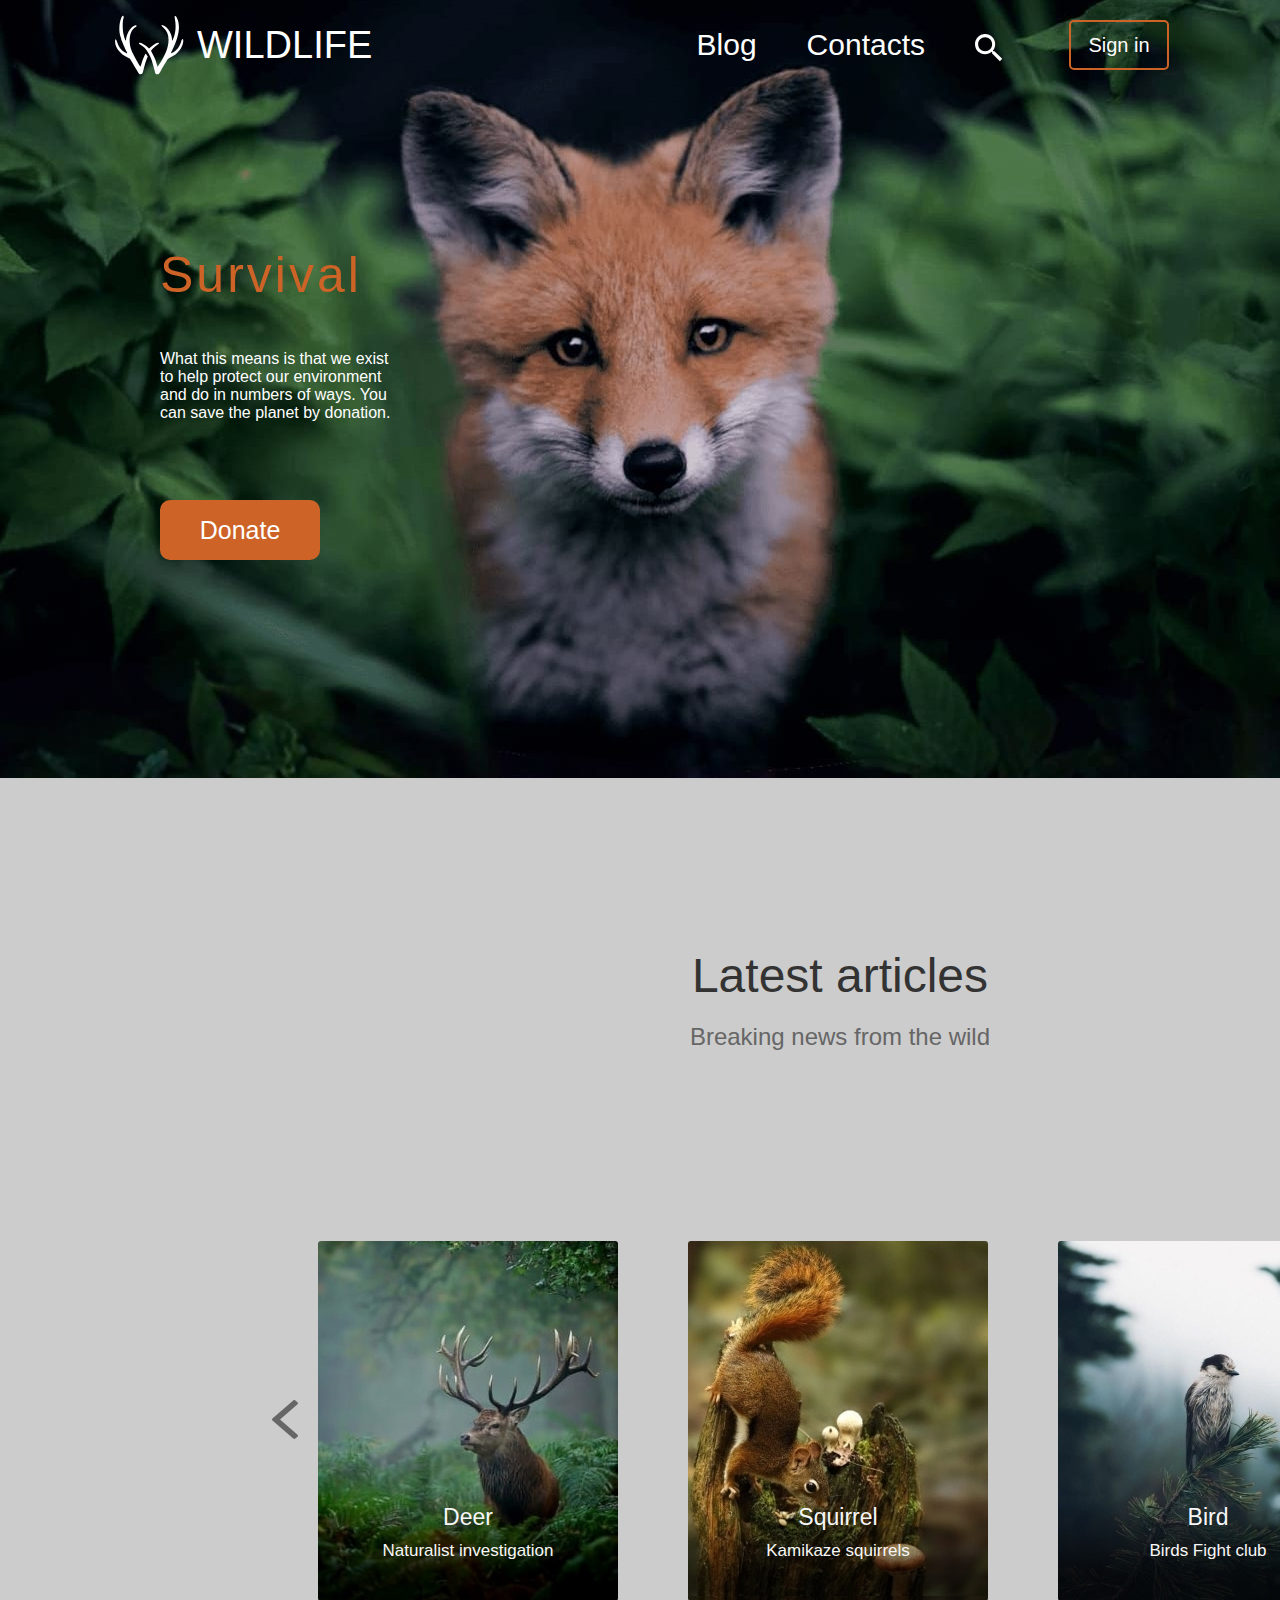
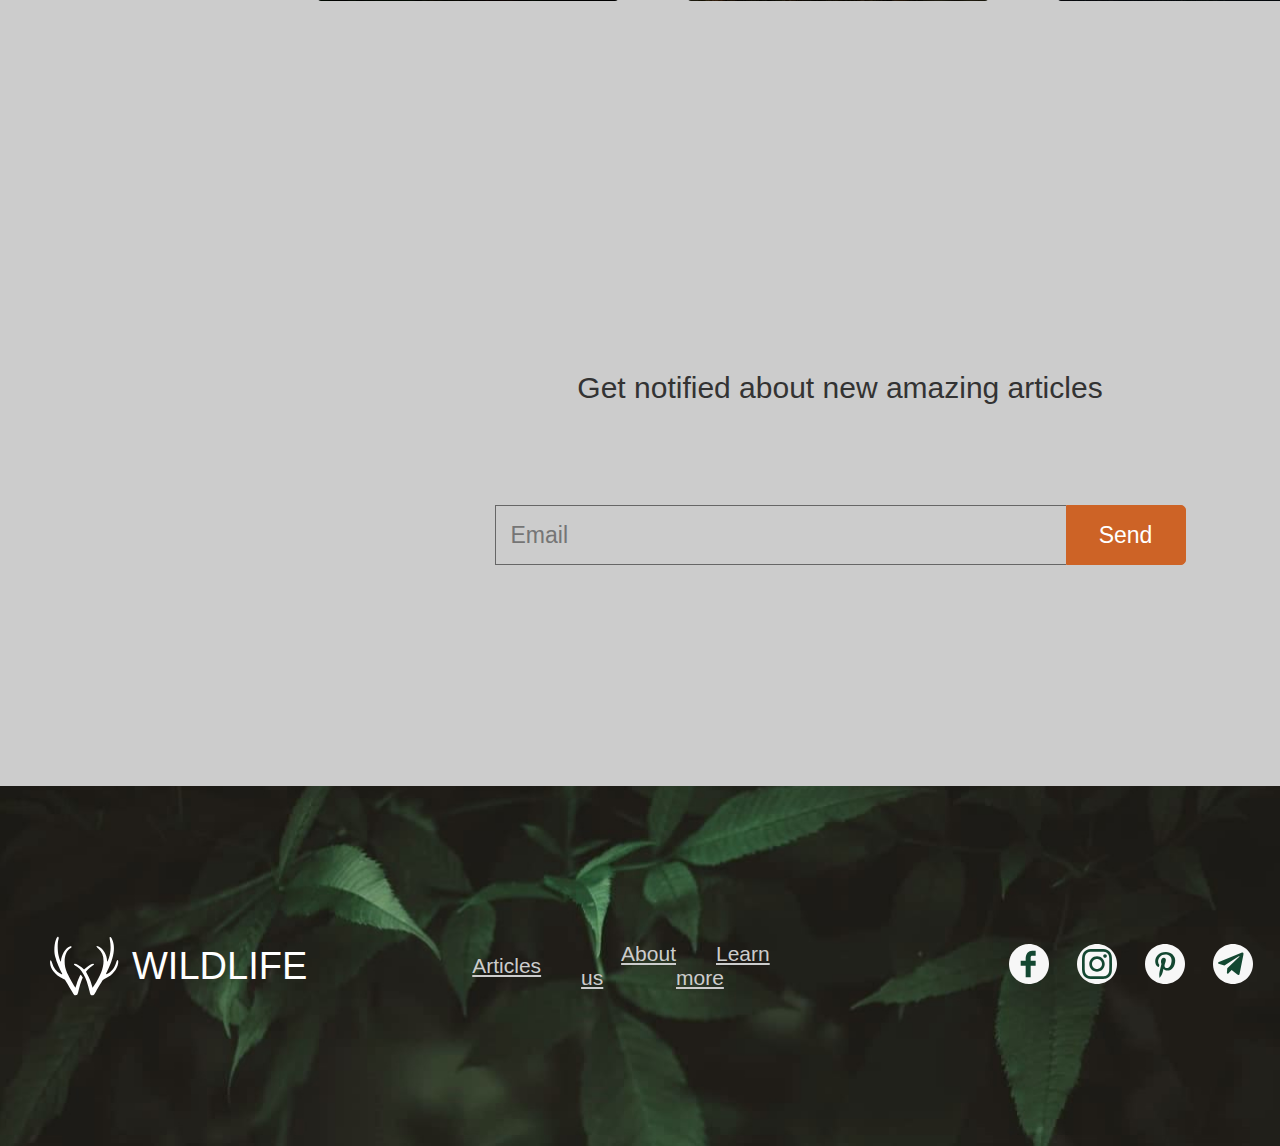
<file: articles-footer/index.html>
<!DOCTYPE html>
<html lang="en">
<head>
    <meta charset="UTF-8">
    <meta http-equiv="X-UA-Compatible" content="IE=edge">
    <meta name="viewport" content="width=device-width, initial-scale=1.0">
    <title>Wildlife</title>
    <link rel="stylesheet" href="style.css">
</head> 
<body>

    <header>
        <div class="logo">
            <img src="Images/logo.svg">
            <h1>Wildlife</h1>
        </div>

        <nav>
            <ul>
                <li><a href="" class="Link">Blog</a></li>
                <li><a href="" class="Link">Contacts</a></li>
                <li><a href=""><img src="Images/search.svg" class="Image"></a></li>
                <li><button class="Button">Sign in</button></li>
            </ul>
        </nav>
        
    </header>

    <section>
        <h2 class="survival">Survival</h2>
        <p class="surText">What this means is that we exist<br>to help protect our environment</br> and do in numbers of ways. You<br> can save the planet by donation.
        </p>
        <button class="surButton"><a href="">Donate</a>
        </button>
    </section>

    <main>
        <h2>Latest articles

        </h2>
        <p class="breakText">Breaking news from the wild

        </p>

        <div class="articlesImage">
            <button><img src="Images/Arrow_Left.svg">
            </button>
            
            <article class="deerImage">
                <h6>Deer</h6>
                <p>Naturalist investigation</p>
            </article>

            <article class="squirrelImage">
                <h6>Squirrel</h6>
                <p>Kamikaze squirrels</p>
            </article>

            <article class="birdImage">
                <h6>Bird</h6>
                <p>Birds Fight club</p>
            </article>

            <button><img src="Images/Arrow_Right.svg">
            </button>

        </div>

            <p class="getNotText">Get notified about new amazing articles

            </p>

            <form>
                <input class="textbottom"type="email"placeholder="Email"><input class="submitButton"type="submit"value="Send">
            </form>
    
    </main>

    <footer>
        <div class="logo">
            <img src="Images/logo.svg">
            <h1>Wildlife
            </h1>
        </div>

        <nav>
            <ul>
                <li><a href=""class="navLink">Articles
                </a>
                </li>

                <li><a href=""class="navLink">About us
                </a>
                </li>

                <li><a href=""class="navLink">Learn more
                </a>
                </li>
            </ul>
        </nav>

        <nav class="icons">
            <ul>
                <li><a href="https://www.facebook.com/"class="navIcon"><img src="Images/Facebook.svg">
                </a>
                </li>

                <li><a href="https://www.instagram.com/"class="navIcon"><img src="Images/Instagram.svg">
                </a>
                </li>

                <li><a href="https://www.pinterest.com/"class="navIcon"><img src="Images/Pinterest.svg">
                </a>
                </li>

                <li><a href="https://www.telegram.org/"class="navIcon"><img src="Images/Telegram.svg">
                </a>
                </li>

            </ul>
        </nav>
    </footer>

</body>
</html>
</file>
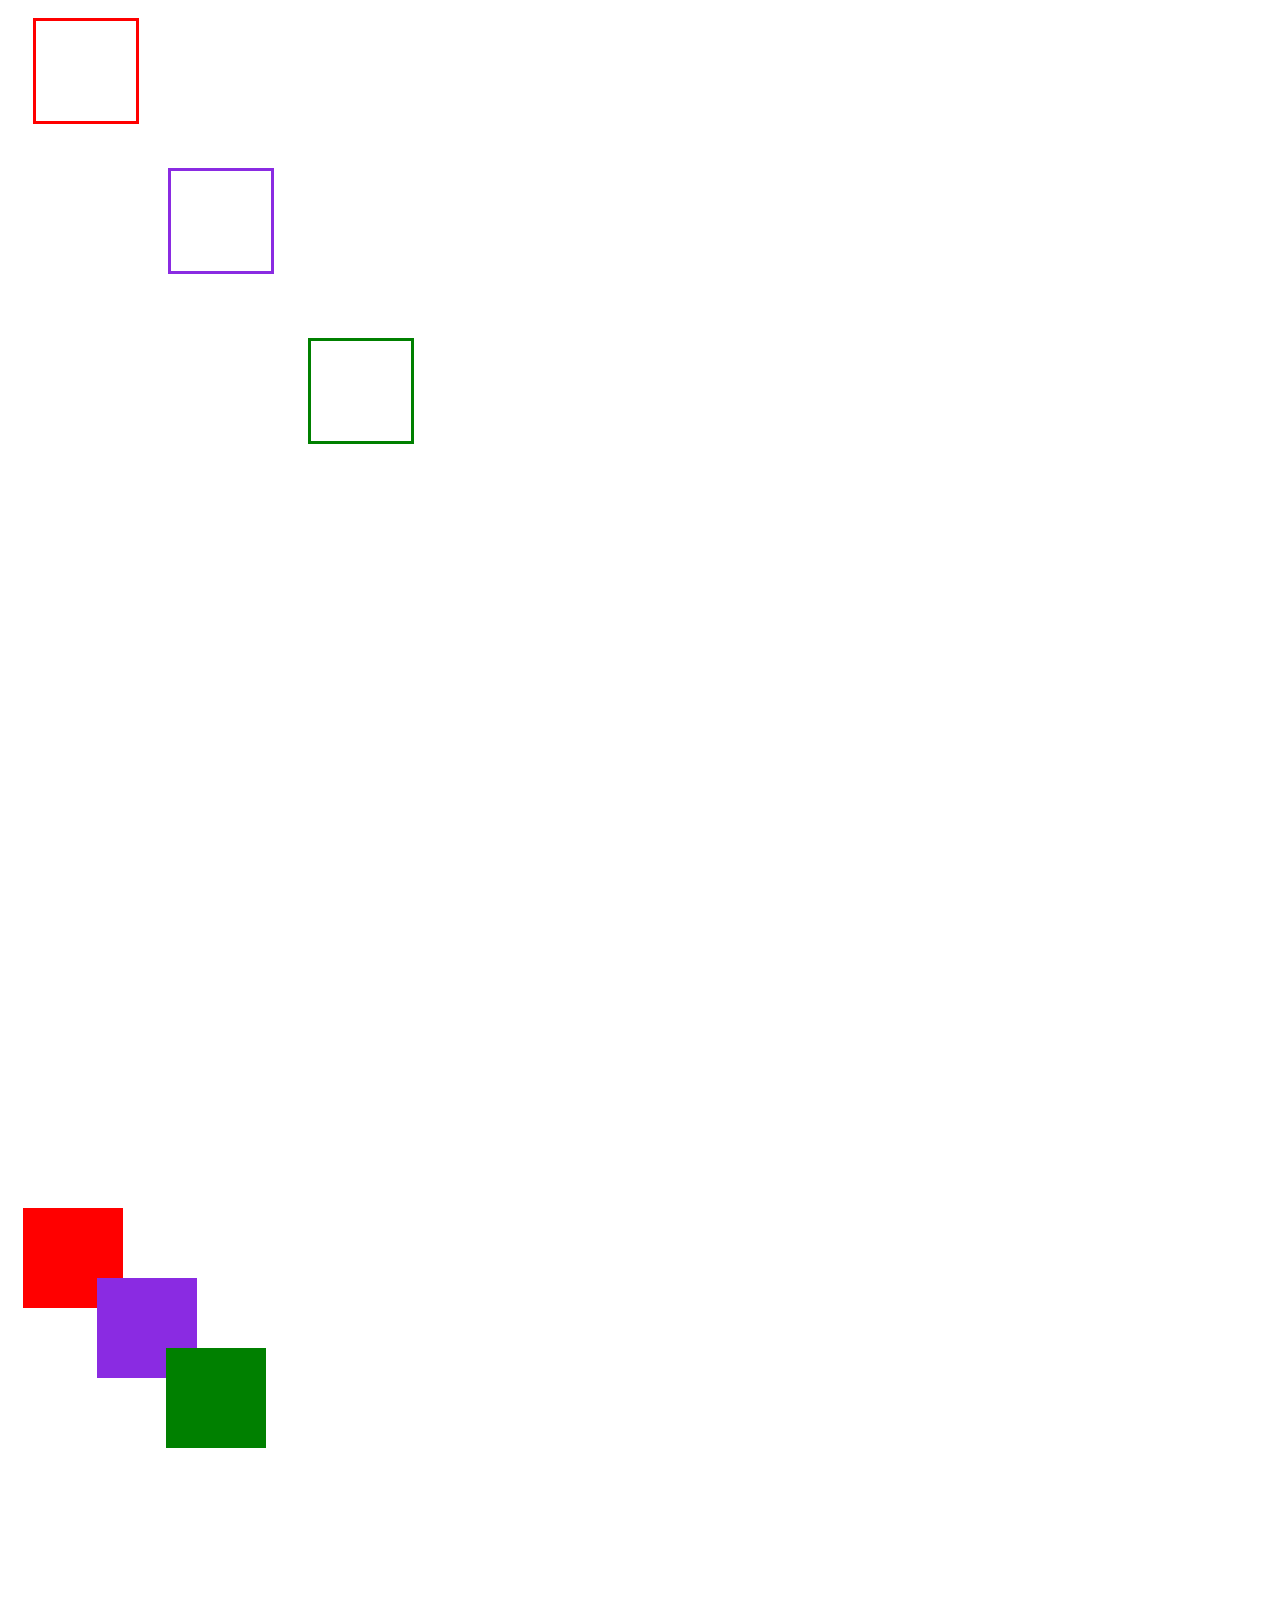
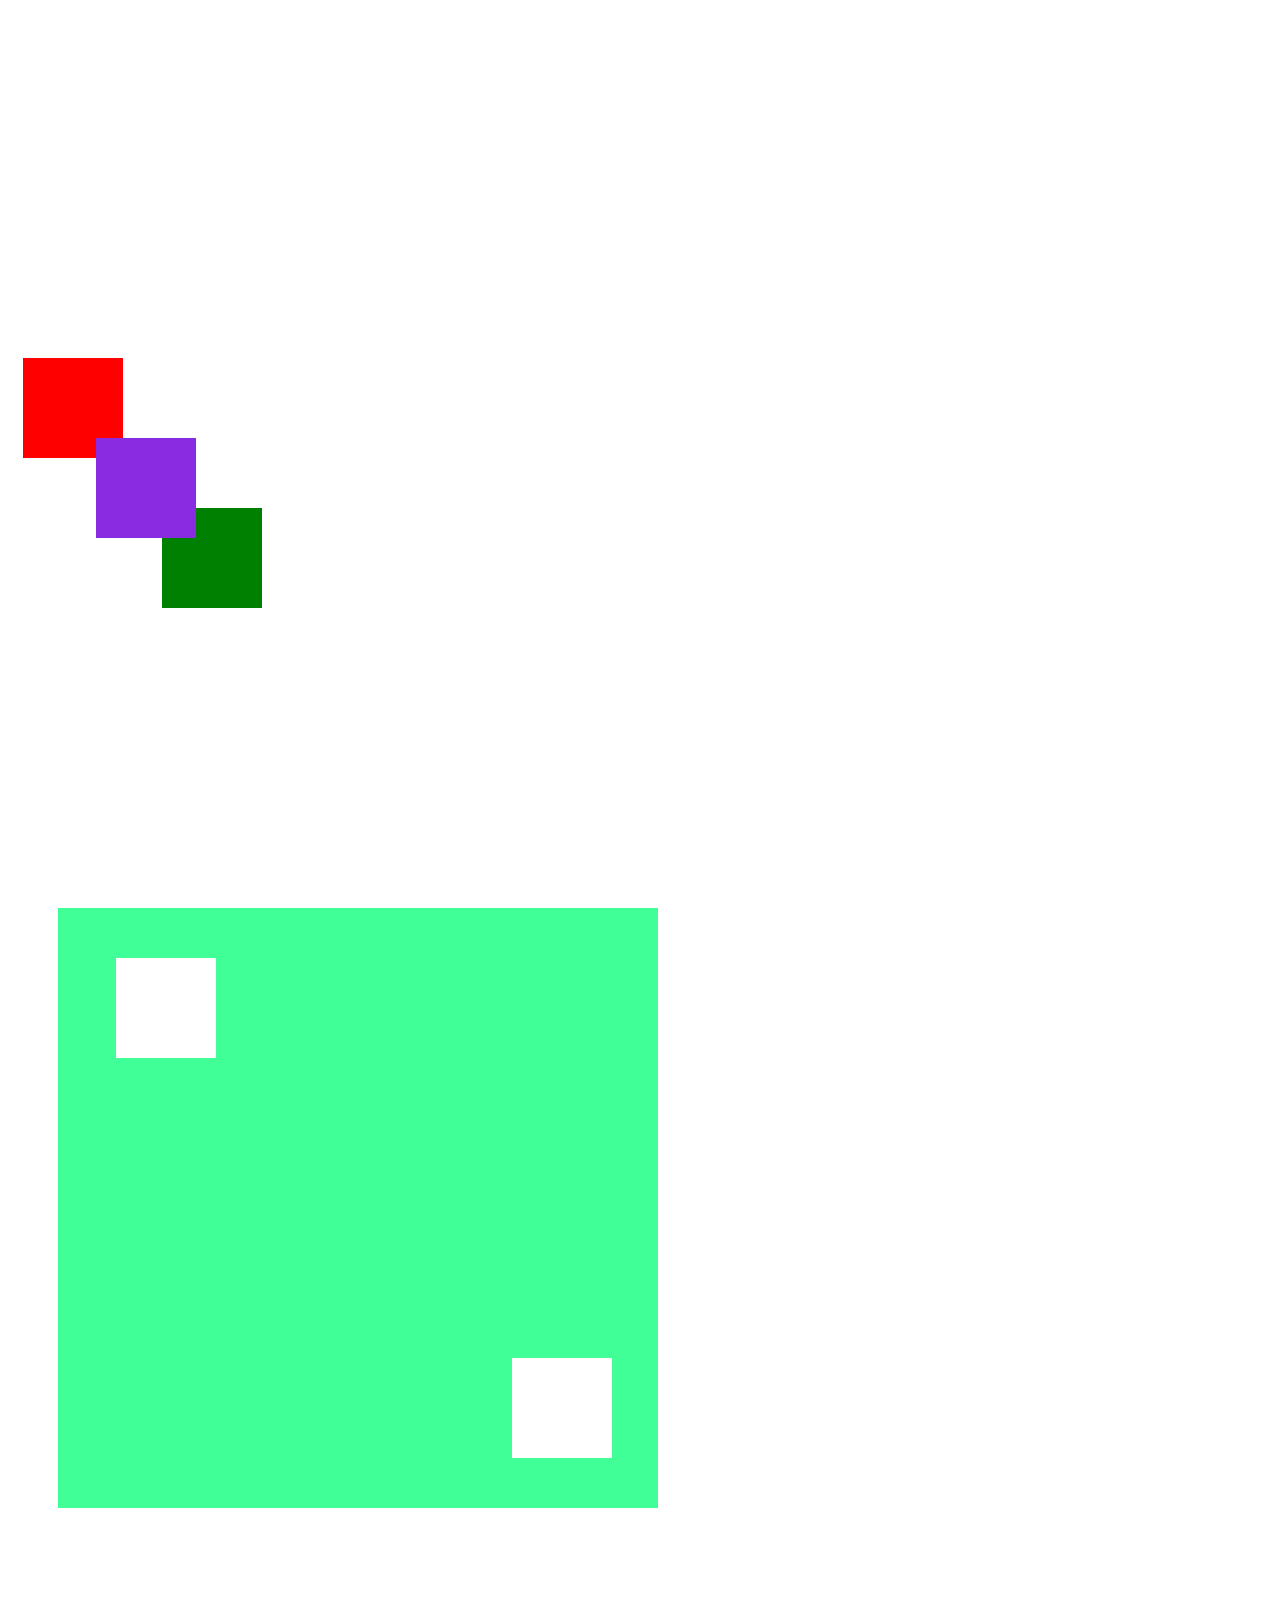
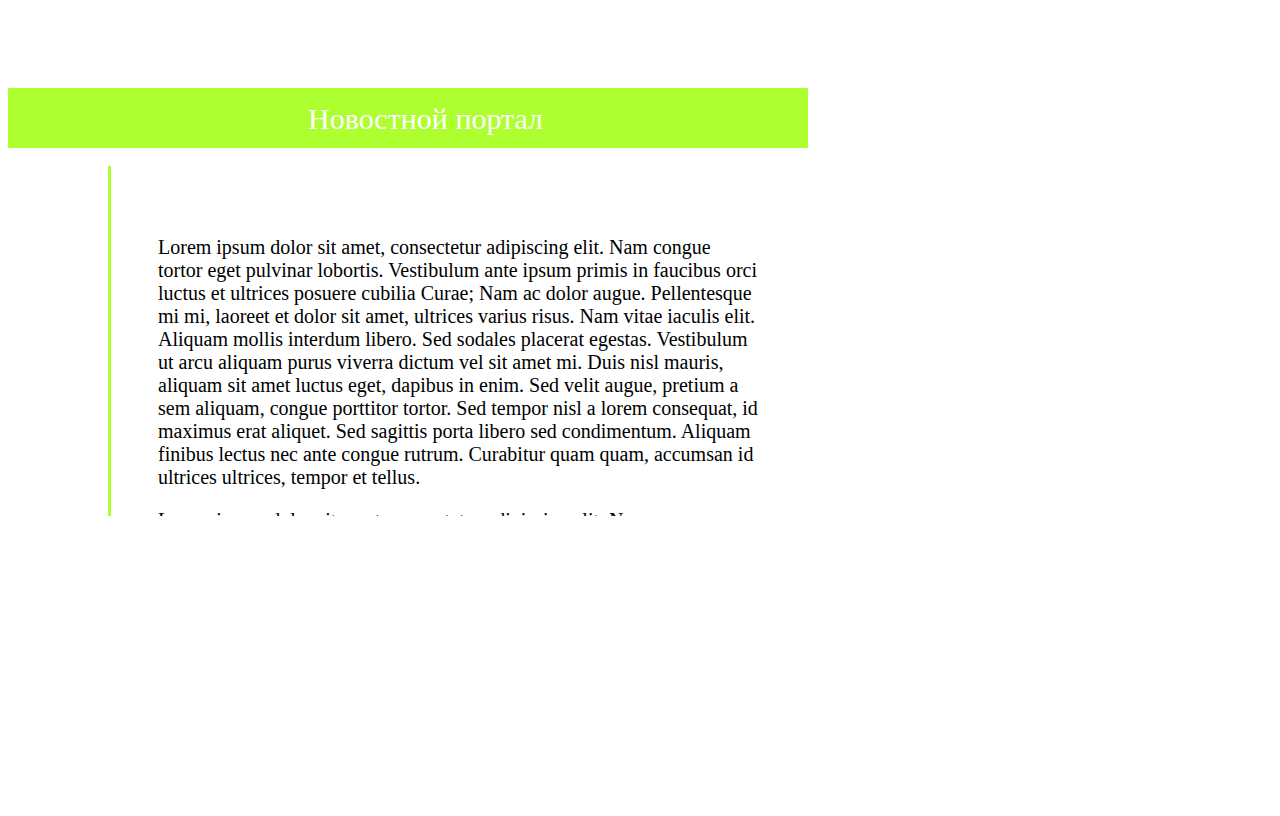
<file: position/index.html>
<!DOCTYPE html>
<html lang="en">
<head>
    <meta charset="UTF-8">
    <meta http-equiv="X-UA-Compatible" content="IE=edge">
    <meta name="viewport" content="width=device-width, initial-scale=1.0">
    <title>Position</title>
    <link rel="stylesheet" href="./style.css">
</head>
<body>
    
       <div class="boxone">
        <div class="box" id="one"></div>
        <div class="box" id="two"></div>
        <div class="box" id="three"></div>
        <div class="box" id="bwhite"></div>
       </div>

      <div class="boxtwo">
        <div class="box" id="four"></div>
        <div class="box" id="five"></div>
        <div class="box" id="six"></div>
      </div>

      <div class="boxthree">
        <div class="box" id="seven"></div>
        <div class="box" id="nine"></div>
        <div class="box" id="eight"></div>
      </div>

      <div class="boxfour">
        <div class="box" id="ten"></div>
        <div class="box" id="elv"></div>
        <div class="box" id="twel"></div>
      </div>

      <div class="boxfive">
        <div class="box" id="thirt"></div>
          <p class="positioned">
            Новостной портал
          </p>
        
            <div class="outer">
                
                <p>
                  Lorem ipsum dolor sit amet, consectetur adipiscing elit. Nam congue tortor eget pulvinar lobortis.
                  Vestibulum ante ipsum primis in faucibus orci luctus et ultrices posuere cubilia Curae; Nam ac dolor augue.
                  Pellentesque mi mi, laoreet et dolor sit amet, ultrices varius risus. Nam vitae iaculis elit.
                  Aliquam mollis interdum libero. Sed sodales placerat egestas. Vestibulum ut arcu aliquam purus viverra dictum vel sit amet mi.
                  Duis nisl mauris, aliquam sit amet luctus eget, dapibus in enim. Sed velit augue, pretium a sem aliquam, congue porttitor tortor.
                  Sed tempor nisl a lorem consequat, id maximus erat aliquet. Sed sagittis porta libero sed condimentum.
                  Aliquam finibus lectus nec ante congue rutrum. Curabitur quam quam, accumsan id ultrices ultrices, tempor et tellus.
                </p>
                <p>
                  Lorem ipsum dolor sit amet, consectetur adipiscing elit. Nam congue tortor eget pulvinar lobortis.
                  Vestibulum ante ipsum primis in faucibus orci luctus et ultrices posuere cubilia Curae; Nam ac dolor augue.
                  Pellentesque mi mi, laoreet et dolor sit amet, ultrices varius risus. Nam vitae iaculis elit.
                  Aliquam mollis interdum libero. Sed sodales placerat egestas. Vestibulum ut arcu aliquam purus viverra dictum vel sit amet mi.
                  Duis nisl mauris, aliquam sit amet luctus eget, dapibus in enim. Sed velit augue, pretium a sem aliquam, congue porttitor tortor.
                  Sed tempor nisl a lorem consequat, id maximus erat aliquet. Sed sagittis porta libero sed condimentum.
                  Aliquam finibus lectus nec ante congue rutrum. Curabitur quam quam, accumsan id ultrices ultrices, tempor et tellus.
                </p>
                <p>
                  Lorem ipsum dolor sit amet, consectetur adipiscing elit. Nam congue tortor eget pulvinar lobortis.
                  Vestibulum ante ipsum primis in faucibus orci luctus et ultrices posuere cubilia Curae; Nam ac dolor augue.
                  Pellentesque mi mi, laoreet et dolor sit amet, ultrices varius risus. Nam vitae iaculis elit.
                  Aliquam mollis interdum libero. Sed sodales placerat egestas. Vestibulum ut arcu aliquam purus viverra dictum vel sit amet mi.
                  Duis nisl mauris, aliquam sit amet luctus eget, dapibus in enim.
                  Sed velit augue, pretium a sem aliquam, congue porttitor tortor. Sed tempor nisl a lorem consequat, id maximus erat aliquet.
                  Sed sagittis porta libero sed condimentum. Aliquam finibus lectus nec ante congue rutrum.
                  Curabitur quam quam, accumsan id ultrices ultrices, tempor et tellus. 
                </p>
                <div class="box" id="onn"></div>
            </div>
            
        </div>
              
          
    </div>


</body>
</html>
</file>
<file: articles-footer/style.css>
* {
    margin: 0;
    padding: 0;
    border: 0;
    outline: 0;
    font-family:'Helvetica Neue','Segoe UI',sans-serif, Roboto,'Open Sans';
}

header {
    display: flex;
    align-items: center;
    margin: 5px;
    width: calc(100% - 2 * 8px);
    height: 80px;
}

body {
    display: flex;
    flex-direction: column;
    max-width: 100%;
    align-items: flex-start;
    background-image: url(Images/Backg.jpg);
    background-repeat: no-repeat;
    background-position: top center;
}


.logo {
    display: flex;
    margin-left: 110px;
    color: white;
}

main {
    padding: 120px;
}

h1 {
    display: flex;
    margin-left: 13px;
    font-weight: 400;
    font-size: 38px;
    text-transform: uppercase;
    align-items: center;
}

nav {
    width: 100%;
    margin-right: 100px;
}

nav > ul {
    display: flex;
    flex-direction: row;
    align-items: center;
    list-style-type: none;
    justify-content: flex-end;
}

.Link {
    margin-right: 50px;
    font-weight: 300;
    font-size: 30px;
    text-decoration: none;
    background: none;
    color: white;
}

.Image {
    margin-top: 10px;
    margin-right: 70px;
    width: 30%;
    height: 30%;
}

.Button {
    text-decoration: none;
    width: 100px;
    height: 50px;
    font-size: 20px;
    top: 24px;
    border: 2px solid #CD6326;
    border-radius: 5px;
    background: none;
    box-sizing: border-box;
    color: white;
}

.Link:hover {
    opacity: 0.7;
}

.Image:hover {
    opacity: 0.7;

}

.Button:hover {
    background: #CD6326;
}


.survival {
    margin-bottom: 50px;
    font-weight: 400;
    font-size: 50px;
    line-height: 50px;
    letter-spacing: 3px;
    color: #CD6326;
}

.surText {
    margin-bottom: 50px;
    width: 274px;
    height: 100px;
    color: white;
}

.surButton {
    border-radius: 10px;
    width: 160px;
    height: 60px;
    border: none;
    background: #CD6326;
}

.surButton > a {
    font-size: 25px;
    text-decoration: none;
    color: white;
}

.surButton:hover {
    background: #E39128;
}

.surButton:active {
    background: #8F5613;
}

section {
    padding: 160px;
}

main {
    display: flex;
    flex-direction: column;
    align-items: center;
    background: #CCCCCC;
    width: 1440px;
    height: 1368px;
    margin-top: 58px;
}


main > h2 {
    font-size: 48px;
    margin-top: 50px;
    font-weight: normal;
    color: #333333;
}

.breakText {
    margin-top: 20px;
    font-size: 24px;
    font-weight: normal;
    color: #666666;
}

.articlesImage > button:hover {
    background: none;
    opacity: 0.5;
}

.articlesImage > button {
    margin: 20px;
    background: none;
}

.articlesImage {
    display: flex;
    margin-top: 120px;
    align-items: center;
    flex-direction: row
}


.articlesImage > button:active {
    opacity: 0.75;
    color: #333333;
}

.articlesImage > article > h6 {
    font-size: 23px;
    font-weight: 400;
}

.articlesImage > article > p {
    font-size: 17px;
    font-weight: 300;
    margin-top: 10px;
    margin-bottom: 40px;
}

.articlesImage > article {
    width: 300px;
    height: 360px;
    border-radius: 3px;
    flex-direction: column;
    justify-content: flex-end;
    display: flex;
    align-items: center;
    color: #F7F7F7;
}


.deerImage {
    background-image: url(Images/Deer.jpg);
}

.squirrelImage {
    background-image: url(Images/Squirrel.jpg);
    margin: 70px;
}

.birdImage {
    background-image: url(Images/Bird.jpg);
}

.getNotText {
    margin-top: 300px;
    font-size: 30px;
    font-weight: 360;
    color: #333333;
}

main > form {
    margin-top: 100px;
}

.textbottom {
    width: 540px;
    height: 58px;
    font-size: 23px;
    padding: 0 15px;
    border: 1px solid;
    border-right: none;
    background: none;
    color: #666666;
}

.submitButton {
    font-size: 23px;
    width: 120px;
    height: 60px;
    border-radius: 0px 5px 5px 0px;
    background: #CD6326;
    border: 1px solid #CD6326;
    color: white;
}


.submitButton:hover {
    background: #E39128;
    border: #E39128;
}

.submitButton:active {
    background: #8F5613;
    border: #8F5613;
}

footer {
    display: flex;
    background-image: url(Images/FooterBackg.jpg);
    flex-direction: row;
    width: 100%;
    height: 360px;
    float: right;
    align-items: center;
    background-repeat: no-repeat;
    background-position: top center;
    background-size: cover;
    justify-content: space-between;
}

footer > .logo {
    margin-left: 50px;
    margin-right: 125px;
}

.navLink {
    font-size: 21px;
}

footer > nav > ul {
    display: flex;
    align-items: center;
    justify-content: center;
    flex-direction: row;
    list-style-type: none;
}

footer > nav > ul > li > .navLink {
    margin: 40px;
    color: #CCCCCC;
}

footer > .icons {
    margin-left: 125px;
    margin-right: 30px;
}


.navIcon {
    margin: 14px;
}

.navIcon:hover {
    opacity: 0.5;
}
</file>
<file: position/style.css>
.box {
    display: inline-block;
    width: 100px;
    height: 100px;
    background: white;
    color: white;
 } 
  
  #two {
    position: relative;
    top: 150px;
    left: 20px;
    background: blueviolet;
  }

  #three {
    position: relative;
    top: 320px;
    left: 30px;
    background: green;
    
  }

  .boxone {
      width: 100%;
      height: 800px;
  }

  .boxtwo {
    width: 100%;
    height: 800px;
}

.boxthree {
    width: 100%;
    height: 800px;
}

.boxfour {
    width: 100%;
    height: 800px;
}

.boxfive {
    width: 100%;
    height: 800px;
}

  #one {
      position: relative;
      top: 0px;
      left: 15px;
      background: red
  }


  #two {
      background: white;
      border: 3px solid blueviolet;
      margin: 10px;
  }

  #three {
    background: white;
    border: 3px solid green;
    margin: 10px;
 }

 #one {
    background: white;
    border: 3px solid red;
    margin: 10px;
 }

 #four {
    position: relative;
    top: 400px;
    left: 15px;
    background: red;
 }

 #five {
     position: relative;
     top: 470px;
     left: -15px;
     background: blueviolet;
 }

 #six {
    position: relative;
    top: 540px;
    left: -50px;
    background: green;
}

 #seven {
    position: relative;
    top: 350px;
    left: 15px;
    background: red;   
 }

 #eight {
 position: relative;
 top: 430px;
 left: -120px;
 background: blueviolet;
 }

 #nine {
    position: relative;
    top: 500px;
    left: 50px;
    background: green;
  }


  #ten {
    position: relative;
    top: 100px;
    left: 50px;
    width: 600px;
    height: 600px;
    background: rgb(63, 255, 150);
  }

  #elv {
    position: relative;
    top: 50px;
    left: -100px;
    background: white;
  }

  #twel {
    position: relative;
    top: -350px;
    left: -600px;
    background: white;
  }

  #thirt {
    position: relative;
    background: greenyellow;
    width: 800px;
    top: 80px;
    height: 60px;
  }

  .positioned {
     position: relative;
     left: 300px; 
     font-size: 30px;
     color: white;
  }

  .outer {
    width: 600px;
    height: 300px;
    overflow: scroll;
    padding-left: 150px;
    font-size: 20px;
    padding-top: 50px;
    color: black;
  }

 #onn {
    position: relative;
    width: 800px;
    height: 900px;
    top: -900px;
    left: -50px;
    background: rgba(255, 255, 255, 0);
    border: 3px solid greenyellow
    
 }
</file>
